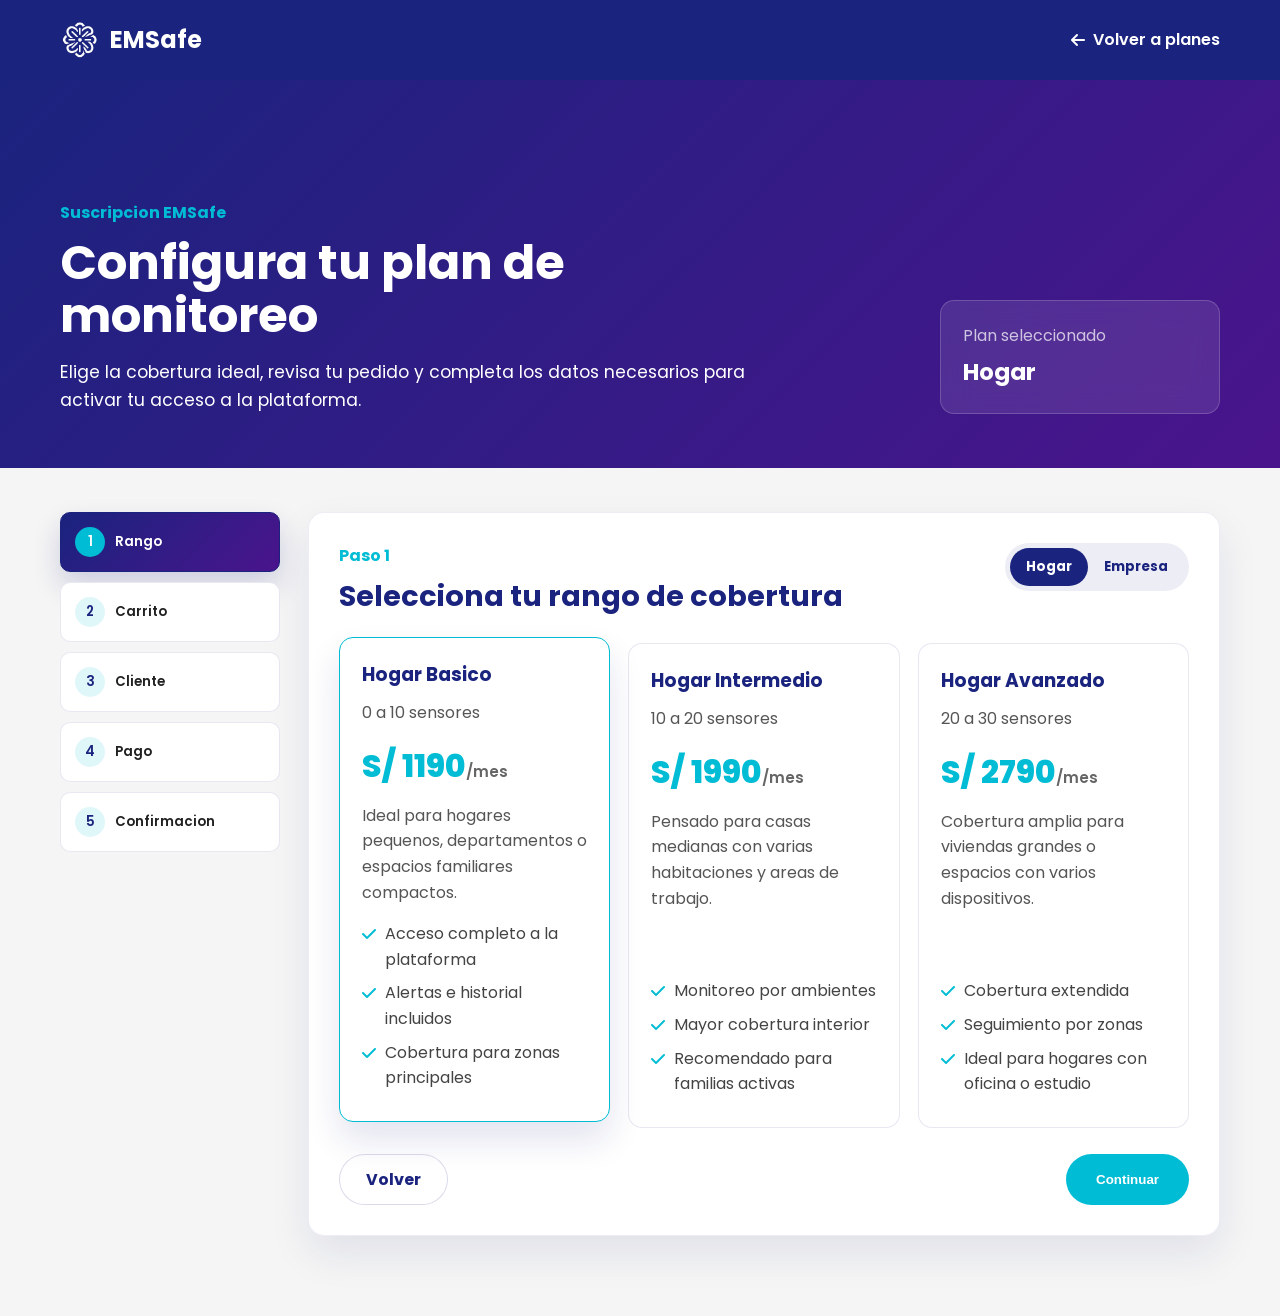
<file: checkout.html>
<!DOCTYPE html>
<html lang="es">
<head>
    <meta charset="UTF-8">
    <meta name="viewport" content="width=device-width, initial-scale=1.0">
    <title>EMSafe - Checkout</title>
    <link rel="stylesheet" href="https://cdnjs.cloudflare.com/ajax/libs/font-awesome/6.4.0/css/all.min.css">
    <link rel="stylesheet" href="./css/style.css">
</head>
<body class="checkout-page">
    <header class="checkout-header">
        <nav class="container">
            <div class="logo">
                <a href="index.html" class="logo-link">
                    <img src="./imgs/emsafe-logo-white.png" alt="EMSafe Logo">
                    <span>EMSafe</span>
                </a>
            </div>
            <a href="index.html#plans" class="checkout-back-link">
                <i class="fas fa-arrow-left"></i>
                Volver a planes
            </a>
        </nav>
    </header>

    <main class="checkout-main">
        <section class="checkout-hero">
            <div class="container checkout-hero-content">
                <div>
                    <span class="checkout-kicker">Suscripcion EMSafe</span>
                    <h1>Configura tu plan de monitoreo</h1>
                    <p>Elige la cobertura ideal, revisa tu pedido y completa los datos necesarios para activar tu acceso a la plataforma.</p>
                </div>
                <div class="checkout-mini-summary">
                    <span>Plan seleccionado</span>
                    <strong data-selected-type>Hogar</strong>
                </div>
            </div>
        </section>

        <section class="checkout-flow container">
            <aside class="checkout-steps" aria-label="Progreso del checkout">
                <button class="checkout-step-button active" type="button" data-step-button="1">
                    <span>1</span>
                    Rango
                </button>
                <button class="checkout-step-button" type="button" data-step-button="2">
                    <span>2</span>
                    Carrito
                </button>
                <button class="checkout-step-button" type="button" data-step-button="3">
                    <span>3</span>
                    Cliente
                </button>
                <button class="checkout-step-button" type="button" data-step-button="4">
                    <span>4</span>
                    Pago
                </button>
                <button class="checkout-step-button" type="button" data-step-button="5">
                    <span>5</span>
                    Confirmacion
                </button>
            </aside>

            <div class="checkout-content">
                <section class="checkout-panel active" data-step="1">
                    <div class="checkout-panel-header">
                        <div>
                            <span>Paso 1</span>
                            <h2>Selecciona tu rango de cobertura</h2>
                        </div>
                        <div class="plan-type-switch" role="group" aria-label="Tipo de plan">
                            <button type="button" data-plan-type="home">Hogar</button>
                            <button type="button" data-plan-type="business">Empresa</button>
                        </div>
                    </div>
                    <div class="range-grid" data-plan-options></div>
                    <div class="checkout-actions">
                        <a href="index.html#plans" class="secondary-button">Volver</a>
                        <button type="button" class="cta-button" data-next-step>Continuar</button>
                    </div>
                </section>

                <section class="checkout-panel" data-step="2">
                    <div class="checkout-panel-header">
                        <div>
                            <span>Paso 2</span>
                            <h2>Resumen del pedido</h2>
                        </div>
                    </div>
                    <div class="cart-layout">
                        <article class="cart-detail-card">
                            <div class="cart-icon">
                                <i class="fas fa-shield-alt"></i>
                            </div>
                            <h3 data-cart-name>Plan EMSafe</h3>
                            <p data-cart-description>Selecciona un rango para revisar el detalle.</p>
                            <ul data-cart-benefits></ul>
                        </article>
                        <aside class="cart-summary-card">
                            <h3>Carrito</h3>
                            <div class="summary-line">
                                <span>Tipo de plan</span>
                                <strong data-cart-type>Hogar</strong>
                            </div>
                            <div class="summary-line">
                                <span>Cobertura</span>
                                <strong data-cart-range>0 a 10 sensores</strong>
                            </div>
                            <div class="summary-line">
                                <span>Precio mensual</span>
                                <strong data-cart-price>S/ 49/mes</strong>
                            </div>
                            <div class="summary-line total">
                                <span>Total mensual</span>
                                <strong data-cart-total>S/ 49/mes</strong>
                            </div>
                        </aside>
                    </div>
                    <div class="checkout-actions">
                        <button type="button" class="secondary-button" data-prev-step>Anterior</button>
                        <button type="button" class="cta-button" data-next-step>Continuar al cliente</button>
                    </div>
                </section>

                <section class="checkout-panel" data-step="3">
                    <div class="checkout-panel-header">
                        <div>
                            <span>Paso 3</span>
                            <h2>Datos del cliente</h2>
                        </div>
                    </div>
                    <form class="checkout-form" id="customer-form" novalidate>
                        <div class="checkout-field">
                            <label for="customer-name">Nombre completo</label>
                            <input type="text" id="customer-name" name="customerName" placeholder="Nombre y apellido">
                            <small data-error-for="customerName"></small>
                        </div>
                        <div class="checkout-field">
                            <label for="customer-email">Correo electronico</label>
                            <input type="email" id="customer-email" name="customerEmail" placeholder="correo@ejemplo.com">
                            <small data-error-for="customerEmail"></small>
                        </div>
                        <div class="checkout-field">
                            <label for="customer-phone">Telefono</label>
                            <input type="tel" id="customer-phone" name="customerPhone" placeholder="987654321">
                            <small data-error-for="customerPhone"></small>
                        </div>
                        <div class="checkout-field">
                            <label for="customer-type-label">Tipo de cliente</label>
                            <input type="text" id="customer-type-label" name="customerTypeLabel" value="Hogar" readonly>
                            <input type="hidden" id="customer-type" name="customerType" value="home">
                            <small data-error-for="customerType"></small>
                        </div>
                        <div class="checkout-field full-width">
                            <label for="installation-address">Direccion de instalacion</label>
                            <input type="text" id="installation-address" name="installationAddress" placeholder="Direccion donde se instalaran los sensores">
                            <small data-error-for="installationAddress"></small>
                        </div>
                        <div class="business-extra-fields" data-business-fields>
                            <div class="checkout-field">
                                <label for="company-name">Nombre de empresa</label>
                                <input type="text" id="company-name" name="companyName" placeholder="Razon social">
                                <small data-error-for="companyName"></small>
                            </div>
                            <div class="checkout-field">
                                <label for="company-ruc">RUC</label>
                                <input type="text" id="company-ruc" name="companyRuc" inputmode="numeric" placeholder="20123456789" maxlength="11">
                                <small data-error-for="companyRuc"></small>
                            </div>
                        </div>
                    </form>
                    <div class="checkout-actions">
                        <button type="button" class="secondary-button" data-prev-step>Anterior</button>
                        <button type="button" class="cta-button" data-next-step>Continuar al pago</button>
                    </div>
                </section>

                <section class="checkout-panel" data-step="4">
                    <div class="checkout-panel-header">
                        <div>
                            <span>Paso 4</span>
                            <h2>Completar pago</h2>
                        </div>
                        <p class="checkout-note">EMSAFE</p>
                    </div>
                    <form class="checkout-form" id="payment-form" novalidate>
                        <div class="checkout-field">
                            <label for="card-holder">Nombre del titular</label>
                            <input type="text" id="card-holder" name="cardHolder" autocomplete="cc-name" placeholder="Nombre como aparece en la tarjeta">
                            <small data-error-for="cardHolder"></small>
                        </div>
                        <div class="checkout-field">
                            <label for="card-number">Numero de tarjeta</label>
                            <input type="text" id="card-number" name="cardNumber" inputmode="numeric" autocomplete="cc-number" placeholder="0000 0000 0000 0000" maxlength="19">
                            <small data-error-for="cardNumber"></small>
                        </div>
                        <div class="checkout-field">
                            <label for="card-expiry">Fecha de expiracion</label>
                            <input type="text" id="card-expiry" name="cardExpiry" inputmode="numeric" autocomplete="cc-exp" placeholder="MM/AA" maxlength="5">
                            <small data-error-for="cardExpiry"></small>
                        </div>
                        <div class="checkout-field">
                            <label for="card-cvv">CVV</label>
                            <input type="text" id="card-cvv" name="cardCvv" inputmode="numeric" autocomplete="cc-csc" placeholder="123" maxlength="4">
                            <small data-error-for="cardCvv"></small>
                        </div>
                        <div class="checkout-field full-width">
                            <label for="billing-email">Correo de facturacion</label>
                            <input type="email" id="billing-email" name="billingEmail" autocomplete="email" placeholder="correo@ejemplo.com">
                            <small data-error-for="billingEmail"></small>
                        </div>
                    </form>
                    <div class="checkout-actions">
                        <button type="button" class="secondary-button" data-prev-step>Anterior</button>
                        <button type="button" class="cta-button checkout-pay-button" data-pay-now>
                            <span>Pagar ahora</span>
                        </button>
                    </div>
                </section>

                <section class="checkout-panel" data-step="5">
                    <article class="confirmation-card">
                        <div class="confirmation-icon">
                            <i class="fas fa-check"></i>
                        </div>
                        <h2>Pago exitoso</h2>
                        <p class="confirmation-plan" data-confirmation-plan>Plan EMSafe</p>
                        <p class="confirmation-price" data-confirmation-price>S/ 49/mes</p>
                        <p>Enviaremos a <strong data-confirmation-email>tu correo</strong> un codigo de confirmacion y las credenciales para registrar tu cuenta en la app EMSafe.</p>
                        <p>Con estas credenciales podras ingresar a la plataforma y completar la configuracion de tus sensores.</p>
                        <a href="index.html" class="cta-button">Volver a la landing</a>
                    </article>
                </section>
            </div>
        </section>
    </main>

    <script src="./scripts/checkout.js"></script>
</body>
</html>
</file>
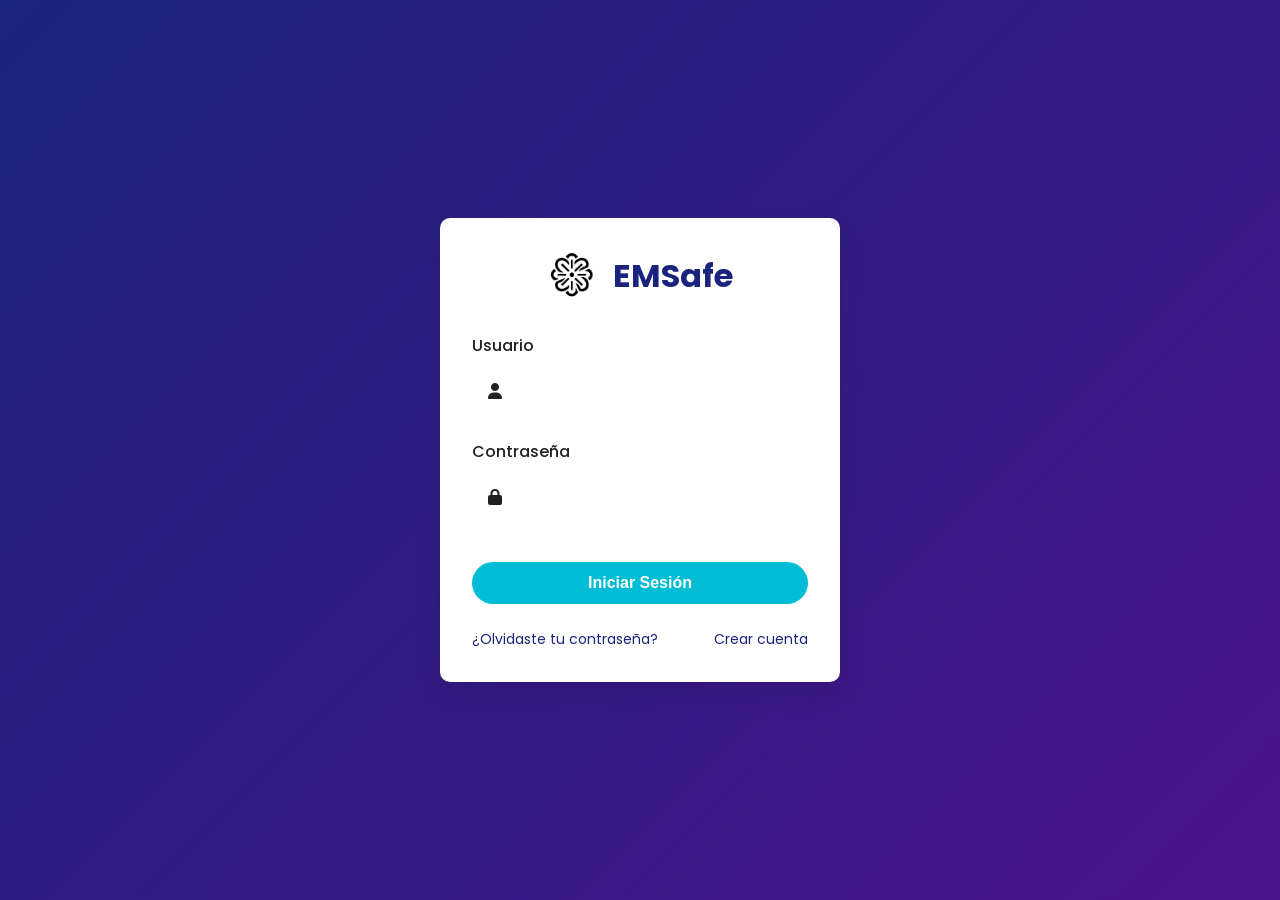
<file: navbar/login.html>
<!DOCTYPE html>
<html lang="es">
<head>
    <meta charset="UTF-8">
    <meta name="viewport" content="width=device-width, initial-scale=1.0">
    <title>EMSafe - Iniciar Sesión</title>
    <link rel="stylesheet" href="https://cdnjs.cloudflare.com/ajax/libs/font-awesome/6.4.0/css/all.min.css">
    <link rel="stylesheet" href="../css/style.css">
    <link rel="stylesheet" href="../css/login-styles.css">
</head>
<body>
    <div class="login-container">
        <div class="login-card">
            <div class="login-header">
                <img src="../imgs/smartflow-logo-black.png" alt="SmartFlow Logo" class="login-logo">
                <h1 class="login-title">EMSafe</h1>
            </div>
            <form id="login-form">
                <div class="form-group">
                    <label for="username">Usuario</label>
                    <div class="input-icon-wrapper">
                        <i class="fas fa-user"></i>
                        <input type="text" id="username" name="username" required>
                    </div>
                </div>
                <div class="form-group">
                    <label for="password">Contraseña</label>
                    <div class="input-icon-wrapper">
                        <i class="fas fa-lock"></i>
                        <input type="password" id="password" name="password" required>
                    </div>
                </div>
                <button type="submit" class="cta-button login-button">Iniciar Sesión</button>
            </form>
            <p class="login-error" id="login-error"></p>
            <div class="login-options">
                <a href="#" class="forgot-password">¿Olvidaste tu contraseña?</a>
                <a href="#" class="create-account">Crear cuenta</a>
            </div>
        </div>
    </div>
    <script src="../scripts/login-scripts.js"></script>
</body>
</html>
</file>
<file: css/style.css>
@import url('https://fonts.googleapis.com/css2?family=Poppins:wght@300;400;500;600;700&display=swap');

:root {
    --primary: #1a237e;
    --secondary: #4a148c;
    --accent: #00bcd4;
    --background: #f5f5f5;
    --foreground: #212121;
    --card: #ffffff;
    --card-hover: #e0e0e0;
}

* {
    margin: 0;
    padding: 0;
    box-sizing: border-box;
}

body {
    font-family: 'Poppins', sans-serif;
    background-color: var(--background);
    color: var(--foreground);
    line-height: 1.6;
    overflow-x: hidden;
}

.container {
    max-width: 1200px;
    margin: 0 auto;
    padding: 0 20px;
}

header {
    background-color: var(--primary);
    color: white;
    padding: 20px 0;
    position: fixed;
    width: 100%;
    z-index: 1000;
    transition: background-color 0.3s ease, box-shadow 0.3s ease, backdrop-filter 0.3s ease, padding 0.3s ease;
}

header.scrolled {
    background-color: rgba(26, 35, 126, 0.96);
    backdrop-filter: blur(12px);
    box-shadow: 0 12px 30px rgba(8, 13, 58, 0.22);
}

nav {
    display: flex;
    justify-content: space-between;
    align-items: center;
}

.logo {
    display: flex;
    align-items: center;
}

.logo img {
    width: 40px;
    margin-right: 10px;
}

.logo span {
    font-size: 1.5rem;
    font-weight: 700;
}

.nav-links {
    display: flex;
    list-style: none;
    align-items: center;
}

.nav-links li {
    margin-left: 30px;
}

.nav-links a {
    color: white;
    text-decoration: none;
    font-weight: 500;
    transition: color 0.3s ease;
}

.nav-links a:hover {
    color: var(--accent);
}

/* Estilos para el logo clickable */
.logo-link {
    display: flex;
    align-items: center;
    text-decoration: none;
    color: white;
}

/* Estilos para el menú responsive */
.nav-toggle {
    display: none;
}

.nav-toggle-label {
    display: none;
    cursor: pointer;
    font-size: 1.5rem;
    color: white;
}

#hero {
    background: linear-gradient(135deg, var(--primary) 0%, var(--secondary) 100%);
    color: white;
    padding: 100px 0 50px;
    clip-path: polygon(0 0, 100% 0, 100% 85%, 0% 100%);
}

.hero-content {
    display: flex;
    align-items: center;
    justify-content: space-between;
}

.hero-text {
    flex: 1;
    padding-right: 50px;
}

.hero-text h1 {
    font-size: 3rem;
    margin-bottom: 20px;
}

.hero-text p {
    font-size: 1.2rem;
    margin-bottom: 30px;
}

.cta-button {
    display: inline-block;
    background-color: var(--accent);
    color: white;
    padding: 12px 30px;
    border-radius: 30px;
    text-decoration: none;
    font-weight: 600;
    transition: background-color 0.3s ease, transform 0.3s ease, box-shadow 0.3s ease;
    border: none;
    cursor: pointer;
}

.cta-button:hover {
    background-color: #00acc1;
    transform: translateY(-3px);
    box-shadow: 0 12px 24px rgba(0, 188, 212, 0.28);
}

.cta-button:active {
    transform: scale(0.98);
}

.hero-image {
    flex: 1;
}

.hero-image img {
    width: 100%;
    max-width: 500px;
    border-radius: 10px;
    box-shadow: 0 10px 20px rgba(0, 0, 0, 0.2);
    will-change: transform;
}

.hero-motion {
    opacity: 0;
    transform: translateY(28px);
    transition: opacity 0.85s cubic-bezier(0.22, 1, 0.36, 1), transform 0.85s cubic-bezier(0.22, 1, 0.36, 1), filter 0.85s cubic-bezier(0.22, 1, 0.36, 1);
    filter: blur(8px);
}

.hero-motion.hero-image img,
.hero-image img.hero-motion {
    transform: translateY(20px) scale(0.96);
}

.hero-motion.reveal-visible {
    opacity: 1;
    transform: translateY(0);
    filter: blur(0);
}

.hero-image img.hero-motion.reveal-visible {
    transform: translateY(0) scale(1);
    animation: heroFloat 6s ease-in-out 1s infinite;
}

#features, #benefits, #plans, #testimonials, #problem, #location, #contact {
    padding: 80px 0;
}

.section-title {
    text-align: center;
    font-size: 2.5rem;
    margin-bottom: 50px;
    color: var(--primary);
}

.section-description {
    max-width: 760px;
    margin: -25px auto 45px;
    text-align: center;
    color: #555;
    font-size: 1.05rem;
}

.features-grid {
    display: grid;
    grid-template-columns: repeat(3, 1fr);
    gap: 30px;
}

.feature-card {
    background-color: var(--card);
    border-radius: 10px;
    padding: 30px;
    text-align: center;
    transition: transform 0.35s ease, box-shadow 0.35s ease, border-color 0.35s ease;
    position: relative;
    overflow: hidden;
    border: 1px solid rgba(26, 35, 126, 0.08);
}

.feature-card:hover {
    transform: translateY(-8px);
    border-color: rgba(0, 188, 212, 0.35);
    box-shadow: 0 18px 36px rgba(26, 35, 126, 0.13);
}

.feature-card::before {
    content: '';
    position: absolute;
    top: -50%;
    left: -50%;
    width: 200%;
    height: 200%;
    background: radial-gradient(circle, var(--accent) 10%, transparent 10%);
    transform: scale(0);
    transition: transform 0.6s ease;
    z-index: 0;
}

.feature-card:hover::before {
    transform: scale(1);
}

.feature-icon {
    font-size: 3rem;
    color: var(--primary);
    margin-bottom: 20px;
    position: relative;
    z-index: 1;
}

.feature-card h3 {
    font-size: 1.5rem;
    margin-bottom: 15px;
    position: relative;
    z-index: 1;
}

.feature-card p {
    position: relative;
    z-index: 1;
}

.benefits-grid {
    display: grid;
    grid-template-columns: repeat(2, 1fr);
    gap: 30px;
}

.benefit-item {
    display: flex;
    align-items: center;
    background-color: var(--card);
    border-radius: 10px;
    padding: 30px;
    transition: transform 0.35s ease, box-shadow 0.35s ease, border-color 0.35s ease;
    border: 1px solid rgba(26, 35, 126, 0.08);
}

.benefit-item:hover {
    transform: translateY(-6px);
    border-color: rgba(0, 188, 212, 0.35);
    box-shadow: 0 18px 36px rgba(26, 35, 126, 0.12);
}

.benefit-icon {
    font-size: 2.5rem;
    color: var(--accent);
    margin-right: 20px;
}

.benefit-text h3 {
    font-size: 1.3rem;
    margin-bottom: 10px;
}

.testimonial-slider {
    display: flex;
    overflow-x: auto;
    scroll-snap-type: x mandatory;
    scroll-behavior: smooth;
    -webkit-overflow-scrolling: touch;
}

.testimonial-slide {
    flex: 0 0 100%;
    scroll-snap-align: start;
    padding: 20px;
}

.testimonial-content {
    background-color: var(--card);
    border-radius: 10px;
    padding: 30px;
    text-align: center;
    box-shadow: 0 5px 15px rgba(0, 0, 0, 0.1);
}

.testimonial-image {
    width: 100px;
    height: 100px;
    border-radius: 50%;
    margin: 0 auto 20px;
    object-fit: cover;
}

.testimonial-text {
    font-style: italic;
    margin-bottom: 20px;
}

.testimonial-author {
    font-weight: 600;
    color: var(--primary);
}

.testimonial-nav {
    display: flex;
    justify-content: center;
    margin-top: 20px;
}

.testimonial-nav button {
    background-color: var(--primary);
    color: white;
    border: none;
    width: 12px;
    height: 12px;
    border-radius: 50%;
    margin: 0 5px;
    cursor: pointer;
    transition: background-color 0.3s ease;
}

.testimonial-nav button.active {
    background-color: var(--accent);
}

.subscription-grid {
    display: grid;
    grid-template-columns: repeat(2, minmax(0, 1fr));
    gap: 30px;
    max-width: 950px;
    margin: 0 auto;
}

.subscription-card {
    background-color: var(--card);
    border-radius: 10px;
    padding: 30px;
    text-align: left;
    transition: transform 0.35s ease, box-shadow 0.35s ease, border-color 0.35s ease;
    position: relative;
    overflow: hidden;
    border: 1px solid rgba(26, 35, 126, 0.08);
}

.subscription-card:hover {
    transform: translateY(-8px);
    border-color: rgba(0, 188, 212, 0.55);
    box-shadow: 0 18px 36px rgba(26, 35, 126, 0.13);
}

.subscription-card h3 {
    font-size: 1.5rem;
    margin-bottom: 15px;
    color: var(--primary);
}

.subscription-icon {
    width: 58px;
    height: 58px;
    border-radius: 50%;
    background-color: rgba(0, 188, 212, 0.12);
    color: var(--accent);
    display: flex;
    align-items: center;
    justify-content: center;
    font-size: 1.7rem;
    margin-bottom: 20px;
}

.subscription-audience {
    color: #555;
    margin-bottom: 18px;
}

.subscription-coverage {
    color: var(--accent);
    font-weight: 700;
    margin-bottom: 20px;
}

.subscription-price {
    font-size: 2.5rem;
    font-weight: 700;
    color: var(--accent);
    margin-bottom: 20px;
}

.subscription-price span {
    color: #666;
    font-size: 1rem;
    font-weight: 500;
}

.subscription-features {
    list-style: none;
    margin-bottom: 30px;
}

.subscription-features li {
    display: flex;
    gap: 10px;
    margin-bottom: 10px;
}

.subscription-features i {
    color: var(--accent);
    margin-top: 5px;
}

.subscription-card .cta-button {
    width: 100%;
    text-align: center;
}

.featured-plan {
    border: 2px solid var(--accent);
}

.plan-badge {
    position: absolute;
    top: 20px;
    right: 20px;
    background-color: var(--primary);
    color: white;
    border-radius: 30px;
    padding: 6px 14px;
    font-size: 0.8rem;
    font-weight: 600;
}

.contact-form {
    max-width: 600px;
    margin: 0 auto;
}

.form-group {
    margin-bottom: 20px;
}

.form-group label {
    display: block;
    margin-bottom: 5px;
    font-weight: 500;
}

.form-group input,
.form-group textarea {
    width: 100%;
    padding: 10px;
    border: 1px solid #ddd;
    border-radius: 5px;
    font-family: 'Poppins', sans-serif;
}

.form-group textarea {
    height: 150px;
}

/* Estilos para la sección de problemática */
.problem-content {
    display: grid;
    grid-template-columns: 1fr 1fr;
    gap: 30px;
    margin-top: 20px;
}

.problem-card {
    display: flex;
    flex-direction: column;
    border-radius: 10px;
    transition: transform 0.35s ease, box-shadow 0.35s ease, border-color 0.35s ease;
}

.problem-card:hover {
    transform: translateY(-6px);
}

.problem-video-container {
    background-color: var(--card);
    border-radius: 10px;
    padding: 20px;
    box-shadow: 0 5px 15px rgba(0, 0, 0, 0.1);
    transition: transform 0.35s ease, box-shadow 0.35s ease, border-color 0.35s ease;
    border: 1px solid rgba(26, 35, 126, 0.08);
}

.problem-video-container:hover {
    transform: translateY(-6px);
    border-color: rgba(0, 188, 212, 0.35);
    box-shadow: 0 18px 36px rgba(26, 35, 126, 0.12);
}

.video-wrapper {
    position: relative;
    padding-bottom: 56.25%; /* Proporción 16:9 */
    height: 0;
    overflow: hidden;
}

.video-wrapper iframe {
    position: absolute;
    top: 0;
    left: 0;
    width: 100%;
    height: 100%;
    border-radius: 5px;
}

/* Estilos para la sección de ubicación */
.location-container {
    display: grid;
    grid-template-columns: 1fr 1fr;
    gap: 30px;
    margin-top: 20px;
}

.location-card {
    background-color: var(--card);
    border-radius: 10px;
    overflow: hidden;
    box-shadow: 0 5px 15px rgba(0, 0, 0, 0.1);
    transition: transform 0.35s ease, box-shadow 0.35s ease, border-color 0.35s ease;
    height: 100%;
    border: 1px solid rgba(26, 35, 126, 0.08);
}

.location-card:hover {
    transform: translateY(-6px);
    border-color: rgba(0, 188, 212, 0.35);
    box-shadow: 0 18px 36px rgba(26, 35, 126, 0.13);
}

.map-card {
    position: relative;
    min-height: 450px;
}

.location-map-wrapper {
    position: absolute;
    top: 0;
    left: 0;
    width: 100%;
    height: 100%;
}

.info-card {
    display: flex;
    flex-direction: column;
    padding: 0;
}

.location-header {
    background: linear-gradient(135deg, var(--primary) 0%, var(--secondary) 100%);
    color: white;
    padding: 25px 30px;
    display: flex;
    align-items: center;
}

.location-icon {
    font-size: 2rem;
    margin-right: 15px;
    color: var(--accent);
}

.location-header h3 {
    font-size: 1.8rem;
    margin: 0;
}

.location-details {
    padding: 30px;
    flex-grow: 1;
}

.location-detail-item {
    display: flex;
    margin-bottom: 25px;
}

.location-detail-item:last-child {
    margin-bottom: 0;
}

.detail-icon {
    width: 50px;
    height: 50px;
    background-color: rgba(0, 188, 212, 0.1);
    border-radius: 50%;
    display: flex;
    align-items: center;
    justify-content: center;
    margin-right: 15px;
    flex-shrink: 0;
}

.detail-icon i {
    font-size: 1.2rem;
    color: var(--accent);
}

.detail-text h4 {
    margin: 0 0 5px;
    color: var(--primary);
    font-size: 1.1rem;
}

.detail-text p {
    margin: 0;
    color: var(--foreground);
}

.location-cta {
    margin: 0 30px 30px;
    text-align: center;
}

/* Estilos para la sección de contacto */
.contact-subtitle {
    text-align: center;
    margin-bottom: 30px;
    color: var(--primary);
    font-size: 1.3rem;
    font-weight: 500;
}

.contact-form {
    max-width: 600px;
    margin: 0 auto;
    background-color: var(--card);
    padding: 30px;
    border-radius: 10px;
    box-shadow: 0 5px 15px rgba(0, 0, 0, 0.1);
}

.contact-form .cta-button {
    width: 100%;
    margin-top: 10px;
}

/* Modal de pago */
.payment-modal {
    position: fixed;
    inset: 0;
    z-index: 2000;
    display: flex;
    align-items: center;
    justify-content: center;
    padding: 24px;
    opacity: 0;
    visibility: hidden;
    pointer-events: none;
    transition: opacity 0.28s ease, visibility 0.28s ease;
}

.payment-modal.is-open {
    opacity: 1;
    visibility: visible;
    pointer-events: auto;
}

.payment-overlay {
    position: absolute;
    inset: 0;
    background: rgba(8, 13, 58, 0.72);
    backdrop-filter: blur(8px);
}

.payment-dialog {
    position: relative;
    width: min(920px, 100%);
    max-height: calc(100vh - 48px);
    overflow-y: auto;
    background-color: var(--card);
    border-radius: 18px;
    box-shadow: 0 30px 80px rgba(8, 13, 58, 0.35);
    transform: translateY(24px) scale(0.97);
    transition: transform 0.35s cubic-bezier(0.22, 1, 0.36, 1);
}

.payment-modal.is-open .payment-dialog {
    transform: translateY(0) scale(1);
}

.payment-close {
    position: absolute;
    top: 18px;
    right: 18px;
    z-index: 2;
    width: 42px;
    height: 42px;
    border: 0;
    border-radius: 50%;
    color: var(--primary);
    background-color: rgba(26, 35, 126, 0.08);
    cursor: pointer;
    transition: background-color 0.25s ease, transform 0.25s ease;
}

.payment-close:hover {
    background-color: rgba(0, 188, 212, 0.16);
    transform: rotate(6deg);
}

.payment-checkout-view,
.payment-success-view {
    padding: 36px;
}

.payment-header {
    display: flex;
    gap: 18px;
    align-items: flex-start;
    padding-right: 46px;
    margin-bottom: 26px;
}

.payment-icon,
.success-icon {
    width: 58px;
    height: 58px;
    border-radius: 50%;
    display: flex;
    align-items: center;
    justify-content: center;
    flex-shrink: 0;
    color: white;
    background: linear-gradient(135deg, var(--primary), var(--accent));
    box-shadow: 0 16px 30px rgba(0, 188, 212, 0.22);
}

.payment-header h2,
.payment-success-view h2 {
    color: var(--primary);
    font-size: 1.85rem;
    line-height: 1.2;
    margin-bottom: 8px;
}

.payment-header p {
    color: #666;
    font-size: 0.94rem;
}

.payment-summary,
.payment-order {
    border: 1px solid rgba(26, 35, 126, 0.1);
    border-radius: 14px;
    background: linear-gradient(135deg, rgba(26, 35, 126, 0.04), rgba(0, 188, 212, 0.06));
}

.payment-summary {
    display: grid;
    grid-template-columns: repeat(2, 1fr);
    gap: 1px;
    overflow: hidden;
    margin-bottom: 20px;
}

.payment-summary div {
    padding: 18px;
    background-color: rgba(255, 255, 255, 0.76);
}

.payment-summary span,
.payment-order-row span {
    display: block;
    color: #666;
    font-size: 0.9rem;
}

.payment-summary strong,
.payment-order-row strong {
    display: block;
    color: var(--primary);
    font-size: 1.08rem;
    margin-top: 4px;
}

.payment-order {
    padding: 18px;
    margin-bottom: 22px;
}

.payment-order h3 {
    color: var(--primary);
    font-size: 1.05rem;
    margin-bottom: 14px;
}

.payment-order-row {
    display: flex;
    justify-content: space-between;
    gap: 16px;
    padding: 10px 0;
}

.payment-order-row.total {
    border-top: 1px solid rgba(26, 35, 126, 0.12);
    margin-top: 6px;
    padding-top: 14px;
}

.payment-form {
    display: grid;
    gap: 16px;
}

.payment-field-group {
    display: grid;
    grid-template-columns: 1fr 1fr;
    gap: 16px;
}

.payment-field label {
    display: block;
    color: var(--primary);
    font-weight: 600;
    margin-bottom: 8px;
}

.payment-field input {
    width: 100%;
    height: 48px;
    border: 1px solid rgba(26, 35, 126, 0.18);
    border-radius: 10px;
    padding: 0 14px;
    font-family: 'Poppins', sans-serif;
    color: var(--foreground);
    background-color: #fff;
    transition: border-color 0.25s ease, box-shadow 0.25s ease;
}

.payment-field input:focus {
    outline: none;
    border-color: var(--accent);
    box-shadow: 0 0 0 4px rgba(0, 188, 212, 0.12);
}

.payment-field.has-error input {
    border-color: #d32f2f;
    box-shadow: 0 0 0 4px rgba(211, 47, 47, 0.08);
}

.field-error {
    display: block;
    min-height: 18px;
    color: #d32f2f;
    font-size: 0.82rem;
    margin-top: 5px;
}

.payment-alert {
    display: none;
    border-radius: 10px;
    padding: 12px 14px;
    color: #8a4b00;
    background-color: rgba(255, 183, 77, 0.18);
    font-size: 0.9rem;
}

.payment-alert.is-visible {
    display: block;
}

.payment-submit {
    width: 100%;
    min-height: 50px;
}

.payment-submit.is-loading {
    opacity: 0.85;
    cursor: wait;
}

.payment-form.is-processing input,
.payment-form.is-processing button {
    pointer-events: none;
}

.payment-success-view {
    display: none;
    text-align: center;
}

.payment-dialog.is-success .payment-checkout-view {
    display: none;
}

.payment-dialog.is-success .payment-success-view {
    display: block;
}

.success-icon {
    margin: 0 auto 18px;
    background: linear-gradient(135deg, #00acc1, #22c55e);
    font-size: 1.4rem;
}

.success-plan {
    color: var(--primary);
    font-size: 1.25rem;
    font-weight: 700;
    margin-bottom: 4px;
}

.success-price {
    color: var(--accent);
    font-size: 1.5rem;
    font-weight: 700;
    margin-bottom: 18px;
}

.success-price + p {
    color: #555;
    max-width: 520px;
    margin: 0 auto 24px;
}

body.payment-lock {
    overflow: hidden;
}

/* Estilos para el footer */
footer {
    background-color: var(--primary);
    color: white;
    padding: 50px 0 20px;
}

.footer-content {
    max-width: 1200px;
    margin: 0 auto;
    padding: 0 20px;
    display: flex;
    flex-wrap: wrap;
    justify-content: space-between;
    margin-bottom: 30px;
}

.footer-logo {
    display: flex;
    align-items: center;
    margin-bottom: 20px;
}

.footer-logo img {
    width: 40px;
    margin-right: 10px;
}

.footer-logo span {
    font-size: 1.5rem;
    font-weight: 700;
}

.footer-links {
    display: flex;
    flex-wrap: wrap;
    gap: 40px;
}

.footer-column h4 {
    font-size: 1.2rem;
    margin-bottom: 15px;
    position: relative;
}

.footer-column h4::after {
    content: '';
    position: absolute;
    bottom: -5px;
    left: 0;
    width: 40px;
    height: 2px;
    background-color: var(--accent);
}

.footer-column ul {
    list-style: none;
    padding: 0;
}

.footer-column ul li {
    margin-bottom: 10px;
}

.footer-column ul li a {
    color: white;
    text-decoration: none;
    transition: color 0.3s ease;
}

.footer-column ul li a:hover {
    color: var(--accent);
}

.footer-column ul li i {
    margin-right: 10px;
    color: var(--accent);
}

.social-icons {
    display: flex;
    gap: 15px;
}

.social-icons a {
    display: flex;
    align-items: center;
    justify-content: center;
    width: 36px;
    height: 36px;
    background-color: rgba(255, 255, 255, 0.1);
    border-radius: 50%;
    color: white;
    text-decoration: none;
    transition: background-color 0.3s ease, transform 0.3s ease;
}

.social-icons a:hover {
    background-color: var(--accent);
    transform: translateY(-3px);
}

.footer-bottom {
    max-width: 1200px;
    margin: 0 auto;
    padding: 20px 20px 0;
    border-top: 1px solid rgba(255, 255, 255, 0.1);
    display: flex;
    justify-content: space-between;
    align-items: center;
    flex-wrap: wrap;
}

.footer-legal {
    display: flex;
    gap: 20px;
}

.footer-legal a {
    color: rgba(255, 255, 255, 0.7);
    text-decoration: none;
    font-size: 0.9rem;
    transition: color 0.3s ease;
}

.footer-legal a:hover {
    color: var(--accent);
}

/* Media queries para responsividad */
@media (max-width: 992px) {
    /* Ajustes para el header */
    header {
        padding: 15px 0;
    }
    
    nav.container {
        position: relative;
    }
    
    .nav-toggle-label {
        display: flex;
        align-items: center;
        justify-content: center;
        position: absolute;
        right: 20px;
        top: 50%;
        transform: translateY(-50%);
        z-index: 2;
        background-color: rgba(255, 255, 255, 0.1);
        width: 42px;
        height: 42px;
        padding: 0;
        border-radius: 4px;
    }
    
    .nav-links {
        position: absolute;
        top: 100%;
        right: 0;
        left: 0;
        background-color: var(--primary);
        flex-direction: column;
        align-items: center;
        padding: 0;
        margin: 0;
        height: 0;
        overflow: hidden;
        transition: all 0.3s ease;
        z-index: 1000;
        box-shadow: 0 5px 10px rgba(0, 0, 0, 0.2);
        opacity: 0;
        visibility: hidden;
    }
    
    .nav-toggle:checked ~ .nav-links {
        height: auto;
        padding: 20px 0;
        opacity: 1;
        visibility: visible;
    }
    
    .nav-links li {
        margin: 12px 0;
        width: 100%;
        text-align: center;
    }
    
    .nav-links li a {
        display: block;
        padding: 12px;
        font-size: 1.1rem;
    }
    
    /* Ajustes para la sección de problemática */
    .problem-content {
        grid-template-columns: 1fr;
    }
}

@media (max-width: 768px) {
    /* Ajustes para la hero section */
    #hero {
        padding: 120px 0 60px;
        clip-path: polygon(0 0, 100% 0, 100% 92%, 0% 100%);
    }
    
    .hero-content {
        flex-direction: column;
        text-align: center;
        padding: 0;
    }
    
    .hero-text {
        order: 1;
        padding: 0 20px;
        margin-bottom: 30px;
    }
    
    .hero-image {
        order: 0;
        margin-bottom: 30px;
        padding: 0 20px;
    }
    
    .hero-text h1 {
        font-size: 2rem;
        margin-bottom: 15px;
        line-height: 1.2;
    }
    
    .hero-text p {
        font-size: 1rem;
        margin-bottom: 25px;
    }
    
    /* Ajustes para las secciones de características y beneficios */
    .features-grid {
        grid-template-columns: 1fr;
        gap: 20px;
    }
    
    .benefits-grid {
        grid-template-columns: 1fr;
        gap: 20px;
    }
    
    .feature-card, .benefit-item {
        padding: 25px;
    }
    
    .section-title {
        font-size: 2rem;
        margin-bottom: 30px;
    }
    
    #features, #benefits, #plans, #testimonials, #problem, #location, #contact {
        padding: 60px 0;
    }

    .subscription-grid {
        grid-template-columns: 1fr;
    }

    .section-description {
        margin-top: -15px;
        margin-bottom: 30px;
    }

    .subscription-card {
        padding: 25px;
    }

    .payment-modal {
        align-items: flex-end;
        padding: 12px;
    }

    .payment-dialog {
        width: 100%;
        max-height: calc(100vh - 24px);
        border-radius: 16px;
    }

    .payment-checkout-view,
    .payment-success-view {
        padding: 28px 20px;
    }

    .payment-header {
        gap: 14px;
        padding-right: 42px;
    }

    .payment-header h2,
    .payment-success-view h2 {
        font-size: 1.45rem;
    }

    .payment-summary,
    .payment-field-group {
        grid-template-columns: 1fr;
    }

    .payment-order-row {
        align-items: flex-start;
    }

    .reveal,
    .will-animate {
        transform: translateY(22px);
        transition-duration: 0.65s;
    }

    .reveal-blur {
        filter: blur(4px);
    }
    
    /* Ajustes para la sección de ubicación */
    .location-container {
        grid-template-columns: 1fr;
    }
    
    .map-card {
        min-height: 300px;
    }
    
    /* Ajustes para el footer */
    .footer-content {
        flex-direction: column;
    }
    
    .footer-links {
        flex-direction: column;
        gap: 20px;
    }
    
    .footer-bottom {
        flex-direction: column;
        text-align: center;
    }
    
    .footer-legal {
        margin-top: 10px;
        justify-content: center;
    }
    
    /* Ajustes para los elementos de beneficio */
    .benefit-item {
        flex-direction: column;
        text-align: center;
    }
    
    .benefit-icon {
        margin-right: 0;
        margin-bottom: 15px;
    }
    
    /* Ajustes generales */
    .container {
        padding: 0 15px;
    }
}
/* Estilos para animaciones */
.reveal,
.will-animate {
    opacity: 0;
    transform: translateY(34px);
    transition: opacity 0.85s cubic-bezier(0.22, 1, 0.36, 1), transform 0.85s cubic-bezier(0.22, 1, 0.36, 1), filter 0.85s cubic-bezier(0.22, 1, 0.36, 1), box-shadow 0.35s ease, border-color 0.35s ease;
    will-change: opacity, transform, filter;
}

@media (prefers-reduced-motion: reduce) {
    *,
    *::before,
    *::after {
        animation-duration: 0.01ms !important;
        animation-iteration-count: 1 !important;
        scroll-behavior: auto !important;
        transition-duration: 0.01ms !important;
    }

    .reveal,
    .will-animate,
    .hero-motion {
        opacity: 1;
        transform: none;
        filter: none;
    }
}

.reveal-blur {
    filter: blur(8px);
}

.reveal-visible,
.animate {
    opacity: 1;
    transform: translateY(0);
    filter: blur(0);
}

.stagger-item:nth-child(1) {
    transition-delay: 0.08s;
}

.stagger-item:nth-child(2) {
    transition-delay: 0.16s;
}

.stagger-item:nth-child(3) {
    transition-delay: 0.24s;
}

.stagger-item:nth-child(4) {
    transition-delay: 0.32s;
}

.problem-card,
.map-card {
    transition-delay: 0.1s;
}

.problem-video-container,
.info-card {
    transition-delay: 0.22s;
}

@keyframes heroFloat {
    0%, 100% {
        transform: translateY(0) scale(1);
    }

    50% {
        transform: translateY(-10px) scale(1.01);
    }
}

/* Estilos para la sección About */
.about-content {
    display: flex;
    flex-direction: column;
    gap: 60px;
    margin-top: 20px;
}

.about-section {
    display: grid;
    grid-template-columns: 1fr 1fr;
    gap: 30px;
    align-items: start;
}

.about-text-content {
    display: flex;
    flex-direction: column;
}

.about-video-container {
    background-color: var(--card);
    border-radius: 10px;
    padding: 20px;
    box-shadow: 0 5px 15px rgba(0, 0, 0, 0.1);
    transition: transform 0.35s ease, box-shadow 0.35s ease, border-color 0.35s ease;
    border: 1px solid rgba(26, 35, 126, 0.08);
}

.about-video-container:hover {
    transform: translateY(-6px);
    border-color: rgba(0, 188, 212, 0.35);
    box-shadow: 0 18px 36px rgba(26, 35, 126, 0.12);
}

/* Media queries para la sección About */
@media (max-width: 992px) {
    .about-section {
        grid-template-columns: 1fr;
        gap: 20px;
    }
    
    .about-content {
        gap: 40px;
    }
}

@media (max-width: 768px) {
    .about-content {
        gap: 30px;
    }
}

@media (max-width: 480px) {
    /* Ajustes para pantallas muy pequeñas */
    .logo span {
        font-size: 1.2rem;
    }
    
    .logo img {
        width: 30px;
    }
    
    .hero-text h1 {
        font-size: 1.8rem;
    }
    
    .hero-image img {
        max-width: 100%;
    }
    
    .cta-button {
        padding: 10px 20px;
        font-size: 0.9rem;
    }
    
    .feature-icon, .benefit-icon {
        font-size: 2rem;
        margin-bottom: 15px;
    }
    
    .feature-card h3, .benefit-text h3 {
        font-size: 1.2rem;
    }
    
    .location-header h3 {
        font-size: 1.5rem;
    }
    
    .detail-icon {
        width: 40px;
        height: 40px;
    }
}

/* Checkout */
.checkout-page {
    background-color: var(--background);
}

.checkout-header {
    background-color: var(--primary);
    position: sticky;
    top: 0;
}

.checkout-back-link {
    display: inline-flex;
    align-items: center;
    gap: 8px;
    color: white;
    text-decoration: none;
    font-weight: 600;
    transition: color 0.3s ease;
}

.checkout-back-link:hover {
    color: var(--accent);
}

.checkout-main {
    padding-top: 0;
}

.checkout-hero {
    padding: 120px 0 54px;
    color: white;
    background: linear-gradient(135deg, var(--primary) 0%, var(--secondary) 100%);
}

.checkout-hero-content {
    display: grid;
    grid-template-columns: 1fr 280px;
    gap: 30px;
    align-items: end;
}

.checkout-kicker {
    display: inline-block;
    color: var(--accent);
    font-weight: 700;
    margin-bottom: 10px;
}

.checkout-hero h1 {
    max-width: 760px;
    font-size: 3rem;
    line-height: 1.12;
    margin-bottom: 16px;
}

.checkout-hero p {
    max-width: 720px;
    font-size: 1.08rem;
}

.checkout-mini-summary {
    padding: 22px;
    border: 1px solid rgba(255, 255, 255, 0.18);
    border-radius: 14px;
    background-color: rgba(255, 255, 255, 0.1);
    backdrop-filter: blur(12px);
}

.checkout-mini-summary span {
    display: block;
    color: rgba(255, 255, 255, 0.72);
    margin-bottom: 6px;
}

.checkout-mini-summary strong {
    font-size: 1.45rem;
}

.checkout-flow {
    display: grid;
    grid-template-columns: 220px 1fr;
    gap: 28px;
    padding-top: 44px;
    padding-bottom: 80px;
}

.checkout-steps {
    position: sticky;
    top: 104px;
    height: fit-content;
    display: grid;
    gap: 10px;
}

.checkout-step-button {
    display: flex;
    align-items: center;
    gap: 10px;
    width: 100%;
    padding: 14px;
    border: 1px solid rgba(26, 35, 126, 0.1);
    border-radius: 10px;
    color: var(--foreground);
    background-color: var(--card);
    font-family: 'Poppins', sans-serif;
    font-weight: 600;
    text-align: left;
    cursor: default;
}

.checkout-step-button span {
    display: flex;
    align-items: center;
    justify-content: center;
    width: 30px;
    height: 30px;
    border-radius: 50%;
    color: var(--primary);
    background-color: rgba(0, 188, 212, 0.12);
}

.checkout-step-button.active {
    color: white;
    border-color: var(--primary);
    background: linear-gradient(135deg, var(--primary), var(--secondary));
    box-shadow: 0 14px 28px rgba(26, 35, 126, 0.18);
}

.checkout-step-button.active span {
    color: white;
    background-color: var(--accent);
}

.checkout-content {
    min-width: 0;
}

.checkout-panel {
    display: none;
    padding: 30px;
    border: 1px solid rgba(26, 35, 126, 0.08);
    border-radius: 16px;
    background-color: var(--card);
    box-shadow: 0 18px 42px rgba(26, 35, 126, 0.09);
}

.checkout-panel.active {
    display: block;
    animation: checkoutFade 0.35s ease both;
}

.checkout-panel-header {
    display: flex;
    justify-content: space-between;
    gap: 20px;
    align-items: flex-start;
    margin-bottom: 24px;
}

.checkout-panel-header span {
    display: block;
    color: var(--accent);
    font-weight: 700;
    margin-bottom: 4px;
}

.checkout-panel-header h2 {
    color: var(--primary);
    font-size: 1.8rem;
}

.checkout-note {
    max-width: 320px;
    color: #666;
    font-size: 0.92rem;
    text-align: right;
}

.plan-type-switch {
    display: inline-flex;
    padding: 5px;
    border-radius: 999px;
    background-color: rgba(26, 35, 126, 0.08);
}

.plan-type-switch button {
    border: 0;
    border-radius: 999px;
    padding: 9px 16px;
    color: var(--primary);
    background-color: transparent;
    font-family: 'Poppins', sans-serif;
    font-weight: 700;
    cursor: pointer;
}

.plan-type-switch button.active {
    color: white;
    background-color: var(--primary);
}

.range-grid {
    display: grid;
    grid-template-columns: repeat(3, minmax(0, 1fr));
    gap: 18px;
}

.range-card {
    display: flex;
    flex-direction: column;
    min-height: 290px;
    padding: 22px;
    border: 1px solid rgba(26, 35, 126, 0.1);
    border-radius: 14px;
    background-color: #fff;
    cursor: pointer;
    transition: transform 0.3s ease, border-color 0.3s ease, box-shadow 0.3s ease;
}

.range-card:hover,
.range-card.selected {
    transform: translateY(-6px);
    border-color: var(--accent);
    box-shadow: 0 18px 34px rgba(26, 35, 126, 0.12);
}

.range-card h3 {
    color: var(--primary);
    margin-bottom: 10px;
}

.range-card .range {
    color: #555;
    margin-bottom: 14px;
}

.range-card .price {
    color: var(--accent);
    font-size: 2rem;
    font-weight: 800;
    margin-bottom: 12px;
}

.range-card .price span {
    color: #666;
    font-size: 0.95rem;
    font-weight: 600;
}

.range-card p {
    color: #555;
    margin-bottom: 16px;
}

.range-card ul,
.cart-detail-card ul {
    margin-top: auto;
    list-style: none;
}

.range-card li,
.cart-detail-card li {
    display: flex;
    gap: 9px;
    margin-bottom: 8px;
    color: #444;
}

.range-card li i,
.cart-detail-card li i {
    color: var(--accent);
    margin-top: 5px;
}

.checkout-actions {
    display: flex;
    justify-content: space-between;
    gap: 14px;
    margin-top: 26px;
}

.secondary-button {
    display: inline-flex;
    align-items: center;
    justify-content: center;
    min-height: 47px;
    padding: 12px 26px;
    border: 1px solid rgba(26, 35, 126, 0.16);
    border-radius: 30px;
    color: var(--primary);
    background-color: #fff;
    text-decoration: none;
    font-family: 'Poppins', sans-serif;
    font-weight: 700;
    cursor: pointer;
    transition: transform 0.3s ease, border-color 0.3s ease;
}

.secondary-button:hover {
    transform: translateY(-3px);
    border-color: var(--accent);
}

.cart-layout {
    display: grid;
    grid-template-columns: 1fr 340px;
    gap: 22px;
}

.cart-detail-card,
.cart-summary-card,
.confirmation-card {
    border: 1px solid rgba(26, 35, 126, 0.1);
    border-radius: 14px;
    background-color: #fff;
}

.cart-detail-card {
    padding: 26px;
}

.cart-icon {
    display: flex;
    align-items: center;
    justify-content: center;
    width: 58px;
    height: 58px;
    border-radius: 50%;
    color: white;
    background: linear-gradient(135deg, var(--primary), var(--accent));
    margin-bottom: 18px;
}

.cart-detail-card h3,
.cart-summary-card h3 {
    color: var(--primary);
    margin-bottom: 12px;
}

.cart-detail-card p {
    color: #555;
    margin-bottom: 18px;
}

.cart-summary-card {
    padding: 22px;
    background: linear-gradient(135deg, rgba(26, 35, 126, 0.04), rgba(0, 188, 212, 0.08));
}

.summary-line {
    display: flex;
    justify-content: space-between;
    gap: 14px;
    padding: 13px 0;
    border-bottom: 1px solid rgba(26, 35, 126, 0.1);
}

.summary-line span {
    color: #666;
}

.summary-line strong {
    color: var(--primary);
    text-align: right;
}

.summary-line.total {
    border-bottom: 0;
}

.summary-line.total strong {
    color: var(--accent);
    font-size: 1.35rem;
}

.checkout-form {
    display: grid;
    grid-template-columns: repeat(2, minmax(0, 1fr));
    gap: 18px;
}

.checkout-field {
    display: grid;
    gap: 8px;
}

.checkout-field.full-width,
.business-extra-fields {
    grid-column: 1 / -1;
}

.business-extra-fields {
    display: none;
    grid-template-columns: repeat(2, minmax(0, 1fr));
    gap: 18px;
    padding-top: 6px;
}

.business-extra-fields.is-visible {
    display: grid;
}

.checkout-field label {
    color: var(--primary);
    font-weight: 700;
}

.checkout-field input,
.checkout-field select {
    width: 100%;
    min-height: 48px;
    border: 1px solid rgba(26, 35, 126, 0.18);
    border-radius: 10px;
    padding: 0 14px;
    color: var(--foreground);
    background-color: #fff;
    font-family: 'Poppins', sans-serif;
}

.checkout-field input:focus,
.checkout-field select:focus {
    outline: none;
    border-color: var(--accent);
    box-shadow: 0 0 0 4px rgba(0, 188, 212, 0.12);
}

.checkout-field input[readonly] {
    color: var(--primary);
    background-color: rgba(0, 188, 212, 0.08);
    border-color: rgba(0, 188, 212, 0.28);
    font-weight: 700;
    cursor: default;
}

.checkout-field.has-error input,
.checkout-field.has-error select {
    border-color: #d32f2f;
    box-shadow: 0 0 0 4px rgba(211, 47, 47, 0.08);
}

.checkout-field small {
    min-height: 18px;
    color: #d32f2f;
    font-size: 0.82rem;
}

.checkout-pay-button.is-loading {
    cursor: wait;
    opacity: 0.86;
}

.checkout-form.is-processing input,
.checkout-form.is-processing button {
    pointer-events: none;
}

.confirmation-card {
    max-width: 680px;
    margin: 0 auto;
    padding: 42px;
    text-align: center;
}

.confirmation-icon {
    display: flex;
    align-items: center;
    justify-content: center;
    width: 68px;
    height: 68px;
    margin: 0 auto 18px;
    border-radius: 50%;
    color: white;
    background: linear-gradient(135deg, #00acc1, #22c55e);
    box-shadow: 0 16px 34px rgba(34, 197, 94, 0.22);
}

.confirmation-card h2 {
    color: var(--primary);
    font-size: 2rem;
    margin-bottom: 10px;
}

.confirmation-plan {
    color: var(--primary);
    font-size: 1.25rem;
    font-weight: 800;
}

.confirmation-price {
    color: var(--accent);
    font-size: 1.7rem;
    font-weight: 800;
    margin-bottom: 18px;
}

.confirmation-card p {
    color: #555;
    margin-bottom: 14px;
}

.confirmation-card .cta-button {
    margin-top: 12px;
}

@keyframes checkoutFade {
    from {
        opacity: 0;
        transform: translateY(14px);
    }

    to {
        opacity: 1;
        transform: translateY(0);
    }
}

@media (max-width: 992px) {
    .checkout-hero-content,
    .checkout-flow,
    .cart-layout {
        grid-template-columns: 1fr;
    }

    .checkout-steps {
        position: static;
        grid-template-columns: repeat(5, minmax(120px, 1fr));
        overflow-x: auto;
        padding-bottom: 4px;
    }

    .range-grid {
        grid-template-columns: 1fr;
    }
}

@media (max-width: 768px) {
    .checkout-hero {
        padding: 105px 0 42px;
    }

    .checkout-hero h1 {
        font-size: 2.05rem;
    }

    .checkout-panel {
        padding: 22px;
    }

    .checkout-panel-header,
    .checkout-actions {
        flex-direction: column;
    }

    .plan-type-switch,
    .checkout-actions .cta-button,
    .checkout-actions .secondary-button {
        width: 100%;
    }

    .checkout-form,
    .business-extra-fields {
        grid-template-columns: 1fr;
    }

    .checkout-note {
        max-width: none;
        text-align: left;
    }

    .confirmation-card {
        padding: 28px 20px;
    }
}
</file>
<file: css/login-styles.css>
.login-container {
    display: flex;
    justify-content: center;
    align-items: center;
    min-height: 100vh;
    background: linear-gradient(135deg, var(--primary) 0%, var(--secondary) 100%);
}

.login-card {
    background-color: var(--card);
    border-radius: 10px;
    padding: 2rem;
    box-shadow: 0 10px 25px rgba(0, 0, 0, 0.1);
    width: 100%;
    max-width: 400px;
}

.login-header {
    display: flex;
    align-items: center;
    justify-content: center;
    margin-bottom: 2rem;
}

.login-logo {
    width: 50px;
    height: 50px;
    margin-right: 1rem;
}

.login-title {
    font-size: 2rem;
    font-weight: 700;
    color: var(--primary);
}

.form-group {
    margin-bottom: 1.5rem;
}

.form-group label {
    display: block;
    margin-bottom: 0.5rem;
    font-weight: 500;
    color: var(--foreground);
}

.input-icon-wrapper {
    position: relative;
}

.input-icon-wrapper i {
    position: absolute;
    top: 50%;
    left: 1rem;
    transform: translateY(-50%);
    color: var(--muted);
}

.form-group input {
    width: 100%;
    padding: 0.75rem 1rem 0.75rem 2.5rem;
    border: 1px solid var(--border);
    border-radius: 5px;
    font-family: var(--font-sans);
    font-size: 1rem;
    transition: border-color 0.3s ease;
}

.form-group input:focus {
    outline: none;
    border-color: var(--primary);
}

.login-button {
    width: 100%;
    padding: 0.75rem;
    font-size: 1rem;
    margin-top: 1rem;
}

.login-error {
    color: #dc2626;
    text-align: center;
    margin-top: 1rem;
    font-weight: 500;
}

.login-options {
    display: flex;
    justify-content: space-between;
    margin-top: 1.5rem;
    font-size: 0.875rem;
}

.login-options a {
    color: var(--primary);
    text-decoration: none;
    transition: color 0.3s ease;
}

.login-options a:hover {
    color: var(--primary-dark);
    text-decoration: underline;
}
</file>
